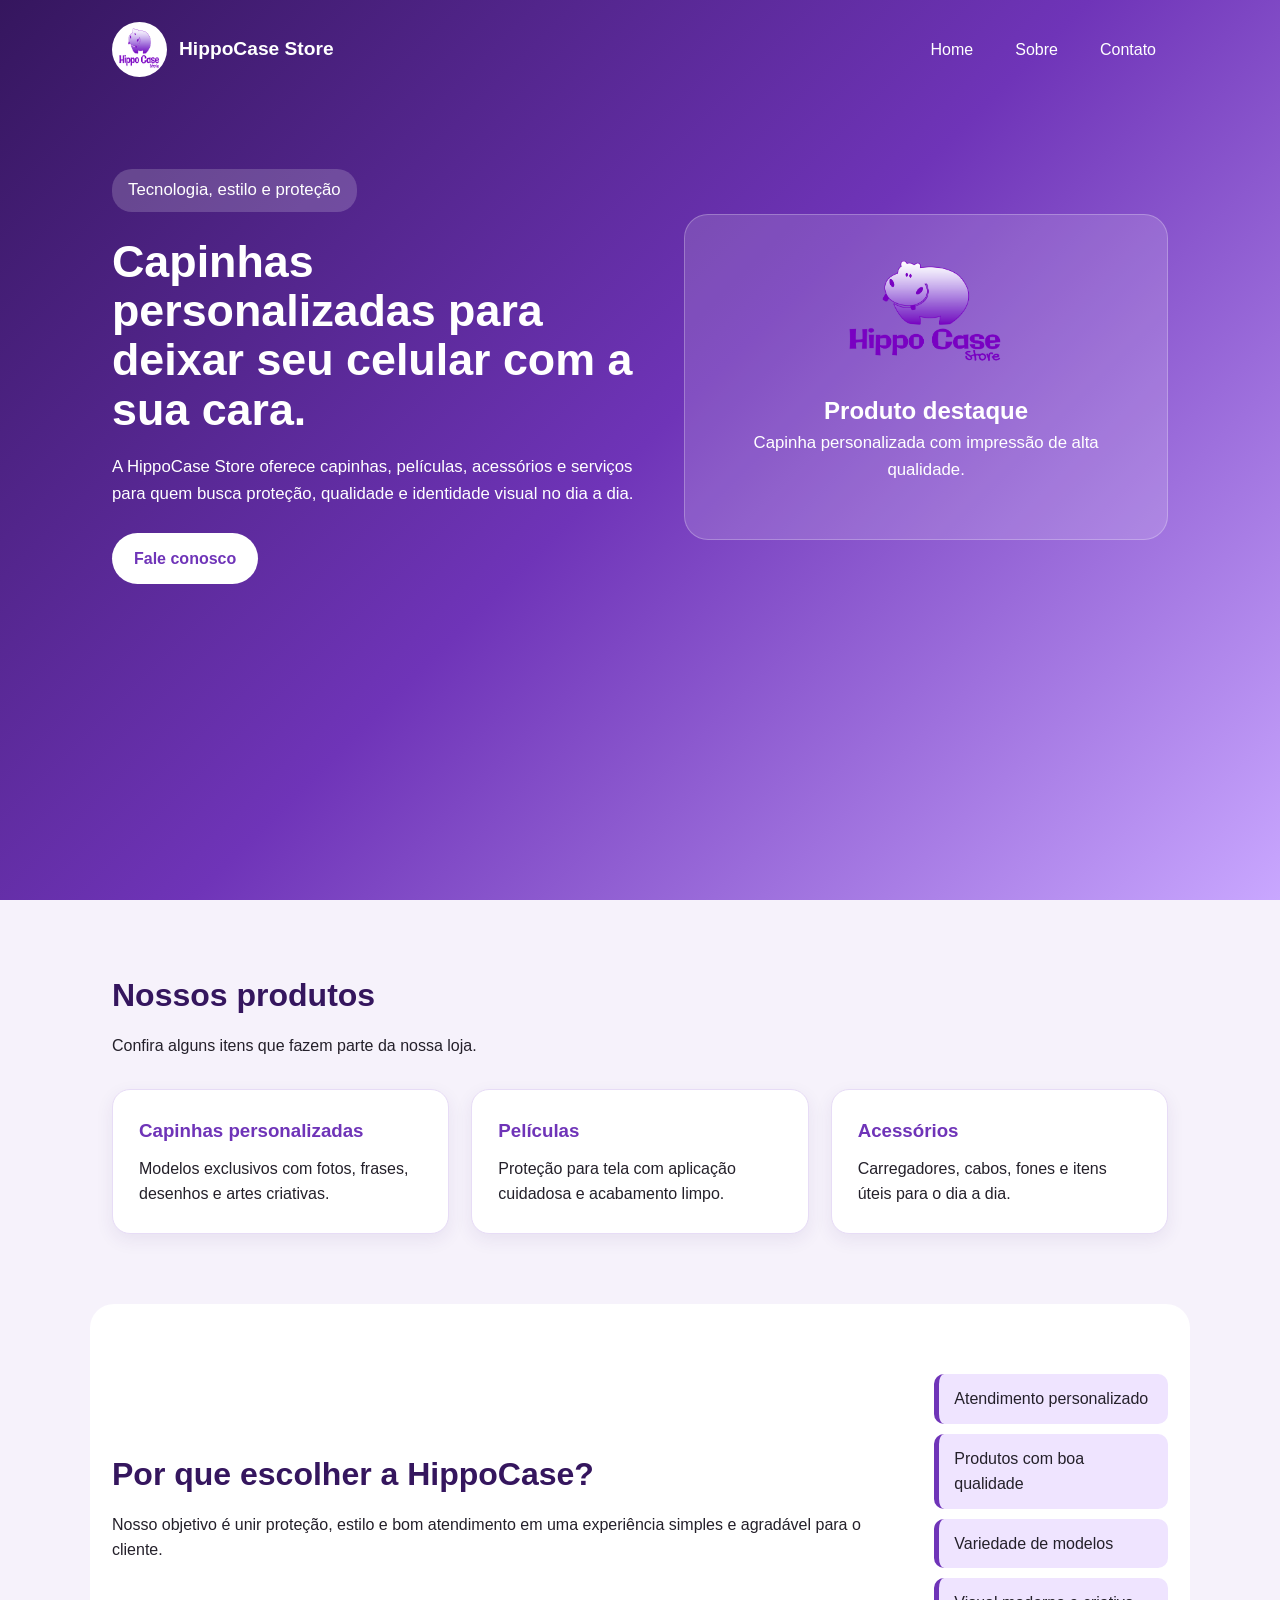
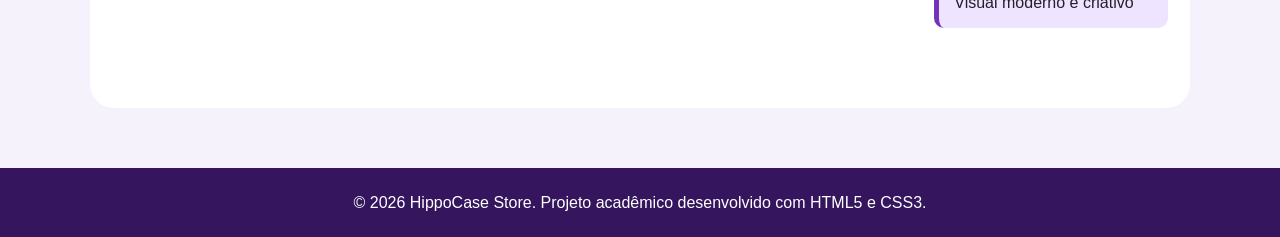
<file: index.html>
<!DOCTYPE html>
<html lang="pt-BR">
<head>
    <meta charset="UTF-8">
    <meta name="viewport" content="width=device-width, initial-scale=1.0">
    <title>HippoCase Store | Home</title>
    <link rel="stylesheet" href="css/style.css">
</head>
<body>
    <header class="topo" id="inicio">
        <nav class="navbar">
            <a href="index.html" class="logo-area">
                <img src="images/logo.png" alt="Logo HippoCase Store">
                <span>HippoCase Store</span>
            </a>

            <ul class="menu">
                <li><a href="index.html">Home</a></li>
                <li><a href="pages/sobre.html">Sobre</a></li>
                <li><a href="pages/contato.html">Contato</a></li>
            </ul>
        </nav>

        <section class="hero">
            <div class="hero-texto">
                <p class="etiqueta">Tecnologia, estilo e proteção</p>
                <h1>Capinhas personalizadas para deixar seu celular com a sua cara.</h1>
                <p>
                    A HippoCase Store oferece capinhas, películas, acessórios e serviços para
                    quem busca proteção, qualidade e identidade visual no dia a dia.
                </p>
                <a href="pages/contato.html" class="botao">Fale conosco</a>
            </div>

            <div class="hero-card">
                <img src="images/logo.png" alt="Mascote da HippoCase">
                <h2>Produto destaque</h2>
                <p>Capinha personalizada com impressão de alta qualidade.</p>
            </div>
        </section>
    </header>

    <main>
        <section class="secao">
            <h2>Nossos produtos</h2>
            <p class="subtitulo">Confira alguns itens que fazem parte da nossa loja.</p>

            <div class="grid-produtos">
                <article class="card">
                    <h3>Capinhas personalizadas</h3>
                    <p>Modelos exclusivos com fotos, frases, desenhos e artes criativas.</p>
                </article>

                <article class="card">
                    <h3>Películas</h3>
                    <p>Proteção para tela com aplicação cuidadosa e acabamento limpo.</p>
                </article>

                <article class="card">
                    <h3>Acessórios</h3>
                    <p>Carregadores, cabos, fones e itens úteis para o dia a dia.</p>
                </article>
            </div>
        </section>

        <section class="secao destaque">
            <div>
                <h2>Por que escolher a HippoCase?</h2>
                <p>
                    Nosso objetivo é unir proteção, estilo e bom atendimento em uma experiência
                    simples e agradável para o cliente.
                </p>
            </div>

            <ul class="lista-beneficios">
                <li>Atendimento personalizado</li>
                <li>Produtos com boa qualidade</li>
                <li>Variedade de modelos</li>
                <li>Visual moderno e criativo</li>
            </ul>
        </section>
    </main>

    <footer>
        <p>&copy; 2026 HippoCase Store. Projeto acadêmico desenvolvido com HTML5 e CSS3.</p>
    </footer>

    <script src="js/script.js"></script>
</body>
</html>
</file>
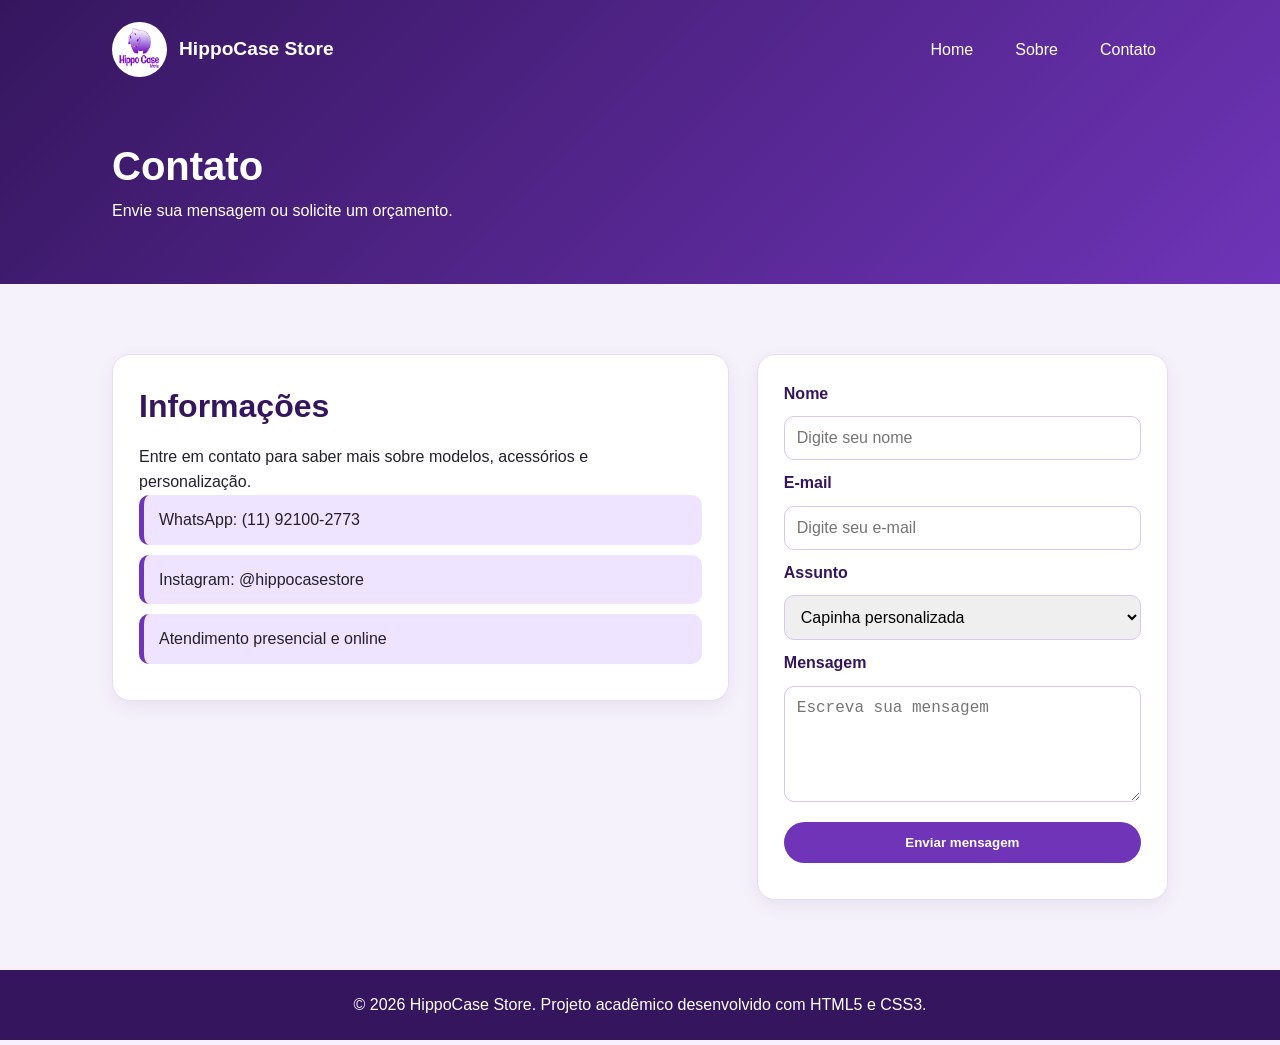
<file: pages/contato.html>
<!DOCTYPE html>
<html lang="pt-BR">
<head>
    <meta charset="UTF-8">
    <meta name="viewport" content="width=device-width, initial-scale=1.0">
    <title>HippoCase Store | Contato</title>
    <link rel="stylesheet" href="../css/style.css">
</head>
<body>
    <header class="cabecalho-interno">
        <nav class="navbar">
            <a href="../index.html" class="logo-area">
                <img src="../images/logo.png" alt="Logo HippoCase Store">
                <span>HippoCase Store</span>
            </a>

            <ul class="menu">
                <li><a href="../index.html">Home</a></li>
                <li><a href="sobre.html">Sobre</a></li>
                <li><a href="contato.html">Contato</a></li>
            </ul>
        </nav>

        <div class="titulo-pagina">
            <h1>Contato</h1>
            <p>Envie sua mensagem ou solicite um orçamento.</p>
        </div>
    </header>

    <main>
        <section class="secao contato-layout">
            <div class="contato-info">
                <h2>Informações</h2>
                <p>Entre em contato para saber mais sobre modelos, acessórios e personalização.</p>

                <ul class="lista-beneficios">
                    <li>WhatsApp: (11) 92100-2773</li>
                    <li>Instagram: @hippocasestore</li>
                    <li>Atendimento presencial e online</li>
                </ul>
            </div>

            <form class="formulario" id="form-contato">
                <label for="nome">Nome</label>
                <input type="text" id="nome" name="nome" placeholder="Digite seu nome" required>

                <label for="email">E-mail</label>
                <input type="email" id="email" name="email" placeholder="Digite seu e-mail" required>

                <label for="assunto">Assunto</label>
                <select id="assunto" name="assunto">
                    <option value="capinha">Capinha personalizada</option>
                    <option value="pelicula">Película</option>
                    <option value="acessorios">Acessórios</option>
                    <option value="outro">Outro assunto</option>
                </select>

                <label for="mensagem">Mensagem</label>
                <textarea id="mensagem" name="mensagem" rows="5" placeholder="Escreva sua mensagem" required></textarea>

                <button type="submit" class="botao">Enviar mensagem</button>
                <p id="retorno-formulario" class="retorno"></p>
            </form>
        </section>
    </main>

    <footer>
        <p>&copy; 2026 HippoCase Store. Projeto acadêmico desenvolvido com HTML5 e CSS3.</p>
    </footer>

    <script src="../js/script.js"></script>
</body>
</html>
</file>
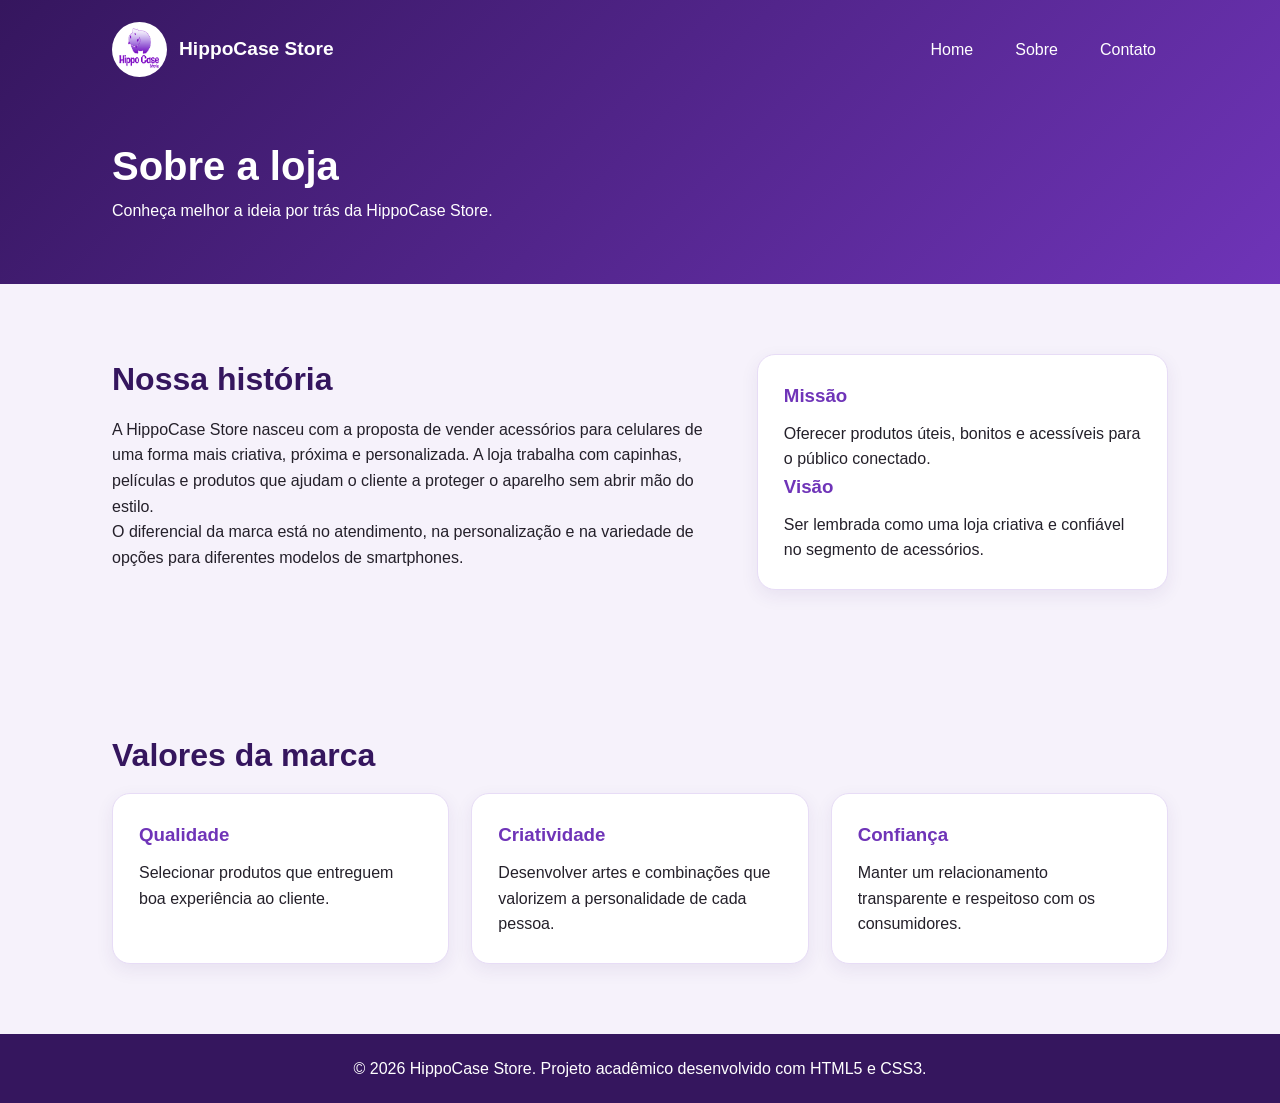
<file: pages/sobre.html>
<!DOCTYPE html>
<html lang="pt-BR">
<head>
    <meta charset="UTF-8">
    <meta name="viewport" content="width=device-width, initial-scale=1.0">
    <title>HippoCase Store | Sobre</title>
    <link rel="stylesheet" href="../css/style.css">
</head>
<body>
    <header class="cabecalho-interno">
        <nav class="navbar">
            <a href="../index.html" class="logo-area">
                <img src="../images/logo.png" alt="Logo HippoCase Store">
                <span>HippoCase Store</span>
            </a>

            <ul class="menu">
                <li><a href="../index.html">Home</a></li>
                <li><a href="sobre.html">Sobre</a></li>
                <li><a href="contato.html">Contato</a></li>
            </ul>
        </nav>

        <div class="titulo-pagina">
            <h1>Sobre a loja</h1>
            <p>Conheça melhor a ideia por trás da HippoCase Store.</p>
        </div>
    </header>

    <main>
        <section class="secao sobre-layout">
            <article>
                <h2>Nossa história</h2>
                <p>
                    A HippoCase Store nasceu com a proposta de vender acessórios para celulares
                    de uma forma mais criativa, próxima e personalizada. A loja trabalha com
                    capinhas, películas e produtos que ajudam o cliente a proteger o aparelho
                    sem abrir mão do estilo.
                </p>

                <p>
                    O diferencial da marca está no atendimento, na personalização e na variedade
                    de opções para diferentes modelos de smartphones.
                </p>
            </article>

            <aside class="box-info">
                <h3>Missão</h3>
                <p>Oferecer produtos úteis, bonitos e acessíveis para o público conectado.</p>

                <h3>Visão</h3>
                <p>Ser lembrada como uma loja criativa e confiável no segmento de acessórios.</p>
            </aside>
        </section>

        <section class="secao">
            <h2>Valores da marca</h2>

            <div class="grid-produtos">
                <article class="card">
                    <h3>Qualidade</h3>
                    <p>Selecionar produtos que entreguem boa experiência ao cliente.</p>
                </article>

                <article class="card">
                    <h3>Criatividade</h3>
                    <p>Desenvolver artes e combinações que valorizem a personalidade de cada pessoa.</p>
                </article>

                <article class="card">
                    <h3>Confiança</h3>
                    <p>Manter um relacionamento transparente e respeitoso com os consumidores.</p>
                </article>
            </div>
        </section>
    </main>

    <footer>
        <p>&copy; 2026 HippoCase Store. Projeto acadêmico desenvolvido com HTML5 e CSS3.</p>
    </footer>

    <script src="../js/script.js"></script>
</body>
</html>
</file>
<file: css/style.css>
* {
    margin: 0;
    padding: 0;
    box-sizing: border-box;
}

:root {
    --roxo-principal: #6f34b8;
    --roxo-escuro: #35165e;
    --lilas: #c9a7ff;
    --branco: #ffffff;
    --cinza-claro: #f6f2fb;
    --texto: #24202a;
}

body {
    font-family: Arial, Helvetica, sans-serif;
    background-color: var(--cinza-claro);
    color: var(--texto);
    line-height: 1.6;
}

.topo {
    min-height: 100vh;
    background: linear-gradient(135deg, var(--roxo-escuro), var(--roxo-principal), var(--lilas));
    color: var(--branco);
}

.cabecalho-interno {
    background: linear-gradient(135deg, var(--roxo-escuro), var(--roxo-principal));
    color: var(--branco);
    padding-bottom: 60px;
}

.navbar {
    max-width: 1100px;
    margin: 0 auto;
    padding: 22px;
    display: flex;
    justify-content: space-between;
    align-items: center;
}

.logo-area {
    display: flex;
    align-items: center;
    gap: 12px;
    color: var(--branco);
    text-decoration: none;
    font-weight: bold;
    font-size: 1.2rem;
}

.logo-area img {
    width: 55px;
    height: 55px;
    border-radius: 50%;
    background-color: var(--branco);
}

.menu {
    display: flex;
    list-style: none;
    gap: 18px;
}

.menu a {
    color: var(--branco);
    text-decoration: none;
    padding: 8px 12px;
    border-radius: 20px;
    transition: 0.3s;
}

.menu a:hover {
    background-color: rgba(255, 255, 255, 0.2);
}

.hero {
    max-width: 1100px;
    margin: 0 auto;
    padding: 70px 22px;
    display: flex;
    align-items: center;
    gap: 45px;
}

.hero-texto {
    flex: 1;
}

.etiqueta {
    display: inline-block;
    background-color: rgba(255, 255, 255, 0.18);
    padding: 8px 16px;
    border-radius: 20px;
    margin-bottom: 20px;
}

.hero h1 {
    font-size: 2.8rem;
    line-height: 1.1;
    margin-bottom: 20px;
}

.hero p {
    margin-bottom: 25px;
    font-size: 1.05rem;
}

.botao {
    display: inline-block;
    border: none;
    background-color: var(--branco);
    color: var(--roxo-principal);
    padding: 13px 22px;
    border-radius: 28px;
    text-decoration: none;
    font-weight: bold;
    cursor: pointer;
    transition: 0.3s;
}

.botao:hover {
    transform: translateY(-3px);
    box-shadow: 0 8px 18px rgba(0, 0, 0, 0.25);
}

.hero-card {
    flex: 0.8;
    background-color: rgba(255, 255, 255, 0.14);
    border: 1px solid rgba(255, 255, 255, 0.25);
    border-radius: 24px;
    padding: 30px;
    text-align: center;
    animation: flutuar 3s ease-in-out infinite;
}

.hero-card img {
    width: 210px;
    max-width: 100%;
}

@keyframes flutuar {
    0%, 100% {
        transform: translateY(0);
    }
    50% {
        transform: translateY(-12px);
    }
}

.secao {
    max-width: 1100px;
    margin: 0 auto;
    padding: 70px 22px;
}

.secao h2 {
    color: var(--roxo-escuro);
    font-size: 2rem;
    margin-bottom: 12px;
}

.subtitulo {
    margin-bottom: 30px;
}

.grid-produtos {
    display: grid;
    grid-template-columns: repeat(3, 1fr);
    gap: 22px;
}

.card, .box-info, .formulario, .contato-info {
    background-color: var(--branco);
    padding: 26px;
    border-radius: 18px;
    border: 1px solid #e7dcf6;
    box-shadow: 0 6px 18px rgba(70, 34, 112, 0.08);
}

.card {
    transition: 0.3s;
}

.card:hover {
    transform: translateY(-6px);
    border-color: var(--lilas);
}

.card h3, .box-info h3 {
    color: var(--roxo-principal);
    margin-bottom: 10px;
}

.destaque {
    display: flex;
    justify-content: space-between;
    gap: 35px;
    align-items: center;
    background-color: var(--branco);
    border-radius: 24px;
    margin-bottom: 60px;
}

.lista-beneficios {
    list-style: none;
}

.lista-beneficios li {
    background-color: #efe4ff;
    margin-bottom: 10px;
    padding: 12px 15px;
    border-left: 5px solid var(--roxo-principal);
    border-radius: 10px;
}

.titulo-pagina {
    max-width: 1100px;
    margin: 0 auto;
    padding: 35px 22px 0;
}

.titulo-pagina h1 {
    font-size: 2.5rem;
}

.sobre-layout, .contato-layout {
    display: grid;
    grid-template-columns: 1.2fr 0.8fr;
    gap: 28px;
    align-items: start;
}

.formulario {
    display: flex;
    flex-direction: column;
    gap: 10px;
}

.formulario label {
    font-weight: bold;
    color: var(--roxo-escuro);
}

.formulario input,
.formulario select,
.formulario textarea {
    padding: 12px;
    border: 1px solid #d8c7ee;
    border-radius: 10px;
    font-size: 1rem;
}

.formulario input:focus,
.formulario select:focus,
.formulario textarea:focus {
    outline: 2px solid var(--lilas);
}

.formulario .botao {
    background-color: var(--roxo-principal);
    color: var(--branco);
    margin-top: 10px;
}

.retorno {
    color: var(--roxo-principal);
    font-weight: bold;
}

footer {
    background-color: var(--roxo-escuro);
    color: var(--branco);
    text-align: center;
    padding: 22px;
}

@media (max-width: 768px) {
    .navbar, .hero, .destaque {
        flex-direction: column;
        text-align: center;
    }

    .menu {
        flex-wrap: wrap;
        justify-content: center;
    }

    .hero h1 {
        font-size: 2.1rem;
    }

    .grid-produtos,
    .sobre-layout,
    .contato-layout {
        grid-template-columns: 1fr;
    }

    .destaque {
        margin-left: 22px;
        margin-right: 22px;
    }
}
</file>
